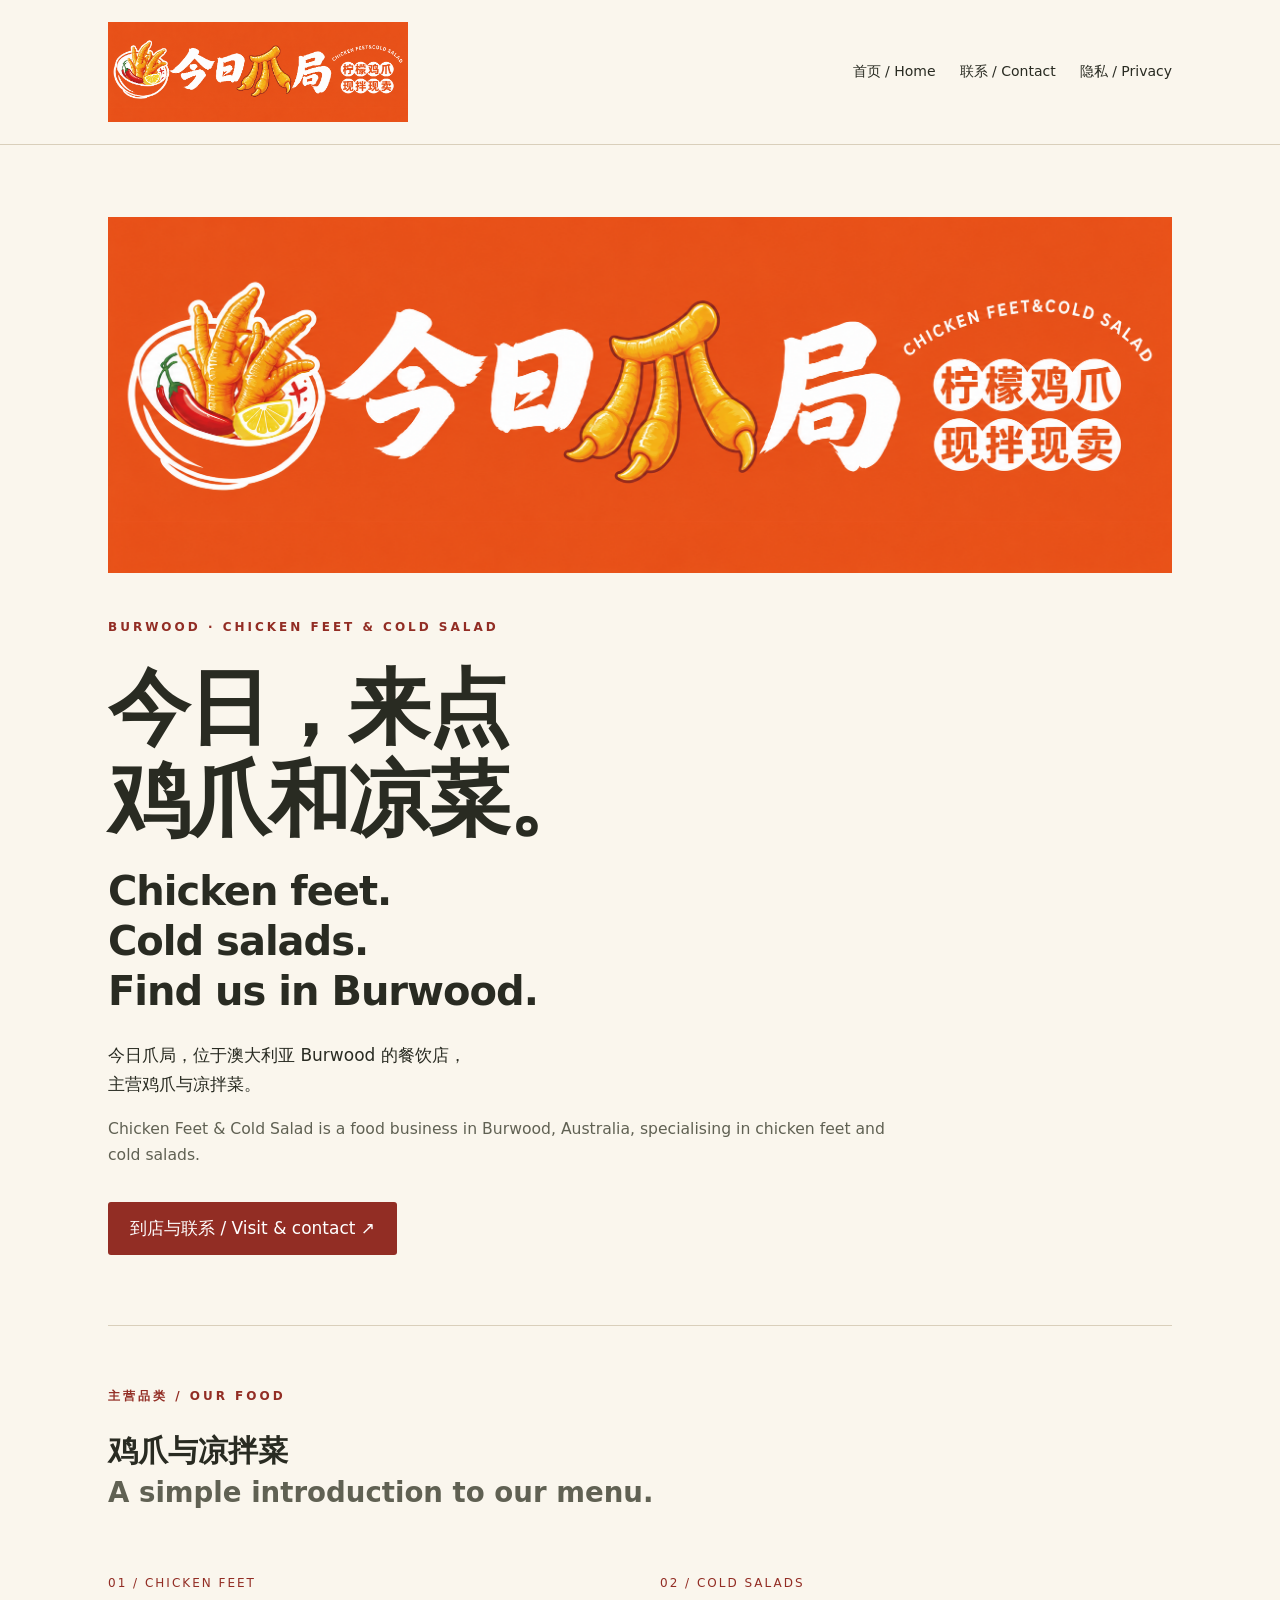
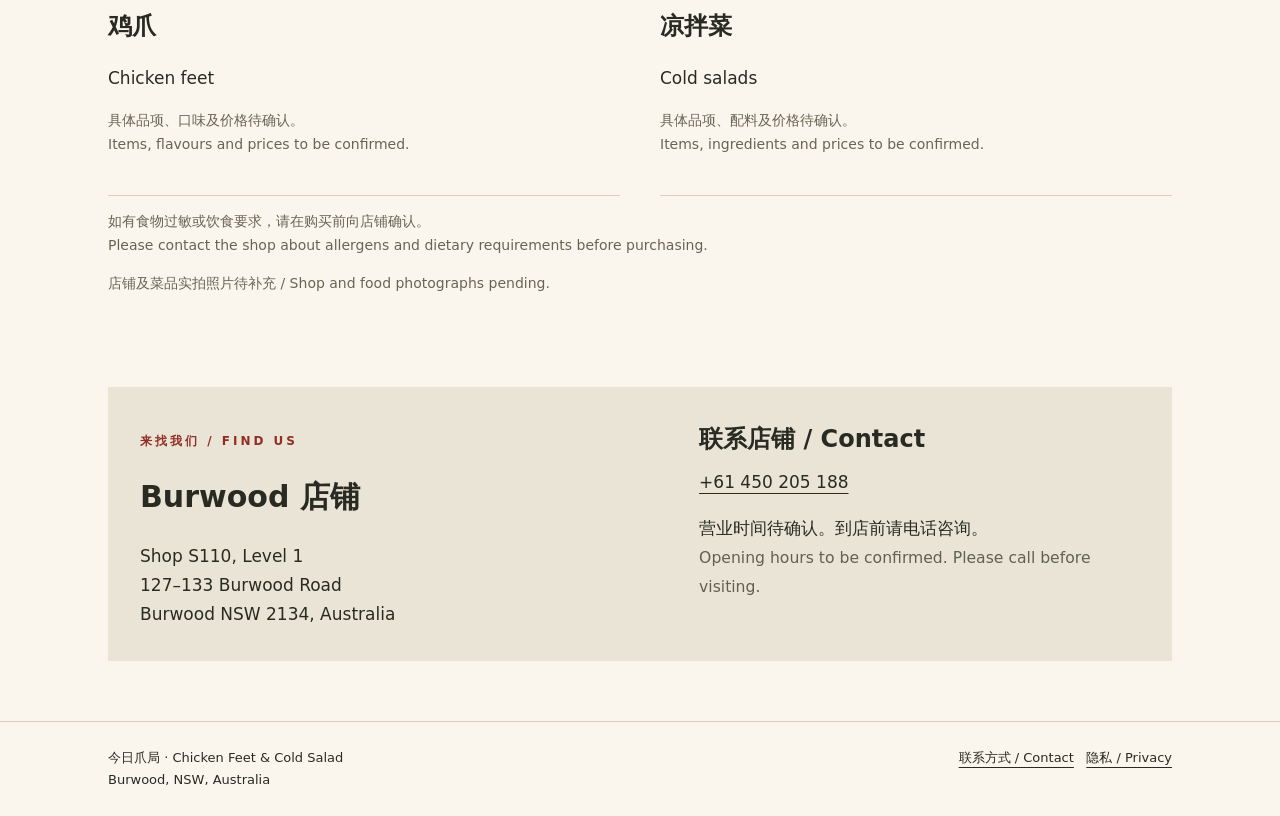
<file: index.html>
<!doctype html>
<html lang="zh-Hans"><head><meta charset="utf-8"><meta name="viewport" content="width=device-width,initial-scale=1"><meta name="description" content="今日爪局 / Chicken Feet &amp; Cold Salad — 鸡爪与凉拌菜，Burwood NSW。店铺介绍与联系方式。"><title>Chicken Feet & Cold Salad · Burwood | 今日爪局</title><link rel="stylesheet" href="styles.css"></head><body><a class="skip" href="#main">跳至正文 / Skip to content</a><header><div class="wrap"><a class="brand" href="index.html"><img class="brand-logo" src="logo_new.png" width="2170" height="725" alt="今日爪局 / Chicken Feet &amp; Cold Salad"></a><nav aria-label="主导航 / Main navigation"><a href="index.html">首页 / Home</a><a href="contact.html">联系 / Contact</a><a href="privacy.html">隐私 / Privacy</a></nav></div></header><main id="main"><div class="wrap"><section class="hero"><div><p class="eyebrow" lang="en">BURWOOD · CHICKEN FEET &amp; COLD SALAD</p><h1>今日，来点<br>鸡爪和凉菜。<span lang="en">Chicken feet.<br>Cold salads.<br>Find us in Burwood.</span></h1><p>今日爪局，位于澳大利亚 Burwood 的餐饮店，<br>主营鸡爪与凉拌菜。</p><p class="en" lang="en">Chicken Feet &amp; Cold Salad is a food business in Burwood, Australia, specialising in chicken feet and cold salads.</p><a class="button" href="contact.html">到店与联系 / Visit &amp; contact ↗</a></div><img class="shop-logo" src="logo_new.png" width="2170" height="725" alt="今日爪局 / Chicken Feet &amp; Cold Salad — 柠檬鸡爪，现拌现卖"></section><section class="section" id="menu"><p class="eyebrow">主营品类 / OUR FOOD</p><h2>鸡爪与凉拌菜<br><span class="en" lang="en">A simple introduction to our menu.</span></h2><div class="menu"><article class="item"><p class="num">01 / CHICKEN FEET</p><h3>鸡爪</h3><p lang="en">Chicken feet</p><p class="pending">具体品项、口味及价格待确认。<br><span lang="en">Items, flavours and prices to be confirmed.</span></p></article><article class="item"><p class="num">02 / COLD SALADS</p><h3>凉拌菜</h3><p lang="en">Cold salads</p><p class="pending">具体品项、配料及价格待确认。<br><span lang="en">Items, ingredients and prices to be confirmed.</span></p></article></div><p class="pending">如有食物过敏或饮食要求，请在购买前向店铺确认。<br><span lang="en">Please contact the shop about allergens and dietary requirements before purchasing.</span></p><p class="pending">店铺及菜品实拍照片待补充 / Shop and food photographs pending.</p></section><section class="visit"><div><p class="eyebrow">来找我们 / FIND US</p><h2>Burwood 店铺</h2><address lang="en">Shop S110, Level 1<br>127–133 Burwood Road<br>Burwood NSW 2134, Australia</address></div><div><h3>联系店铺 / Contact</h3><a href="tel:+61450205188">+61 450 205 188</a><p>营业时间待确认。到店前请电话咨询。<br><span class="en" lang="en">Opening hours to be confirmed. Please call before visiting.</span></p></div></section></div></main><footer><div class="wrap"><span>今日爪局 · Chicken Feet &amp; Cold Salad<br>Burwood, NSW, Australia</span><span><a href="contact.html">联系方式 / Contact</a> &nbsp; <a href="privacy.html">隐私 / Privacy</a></span></div></footer></body></html>
</file>
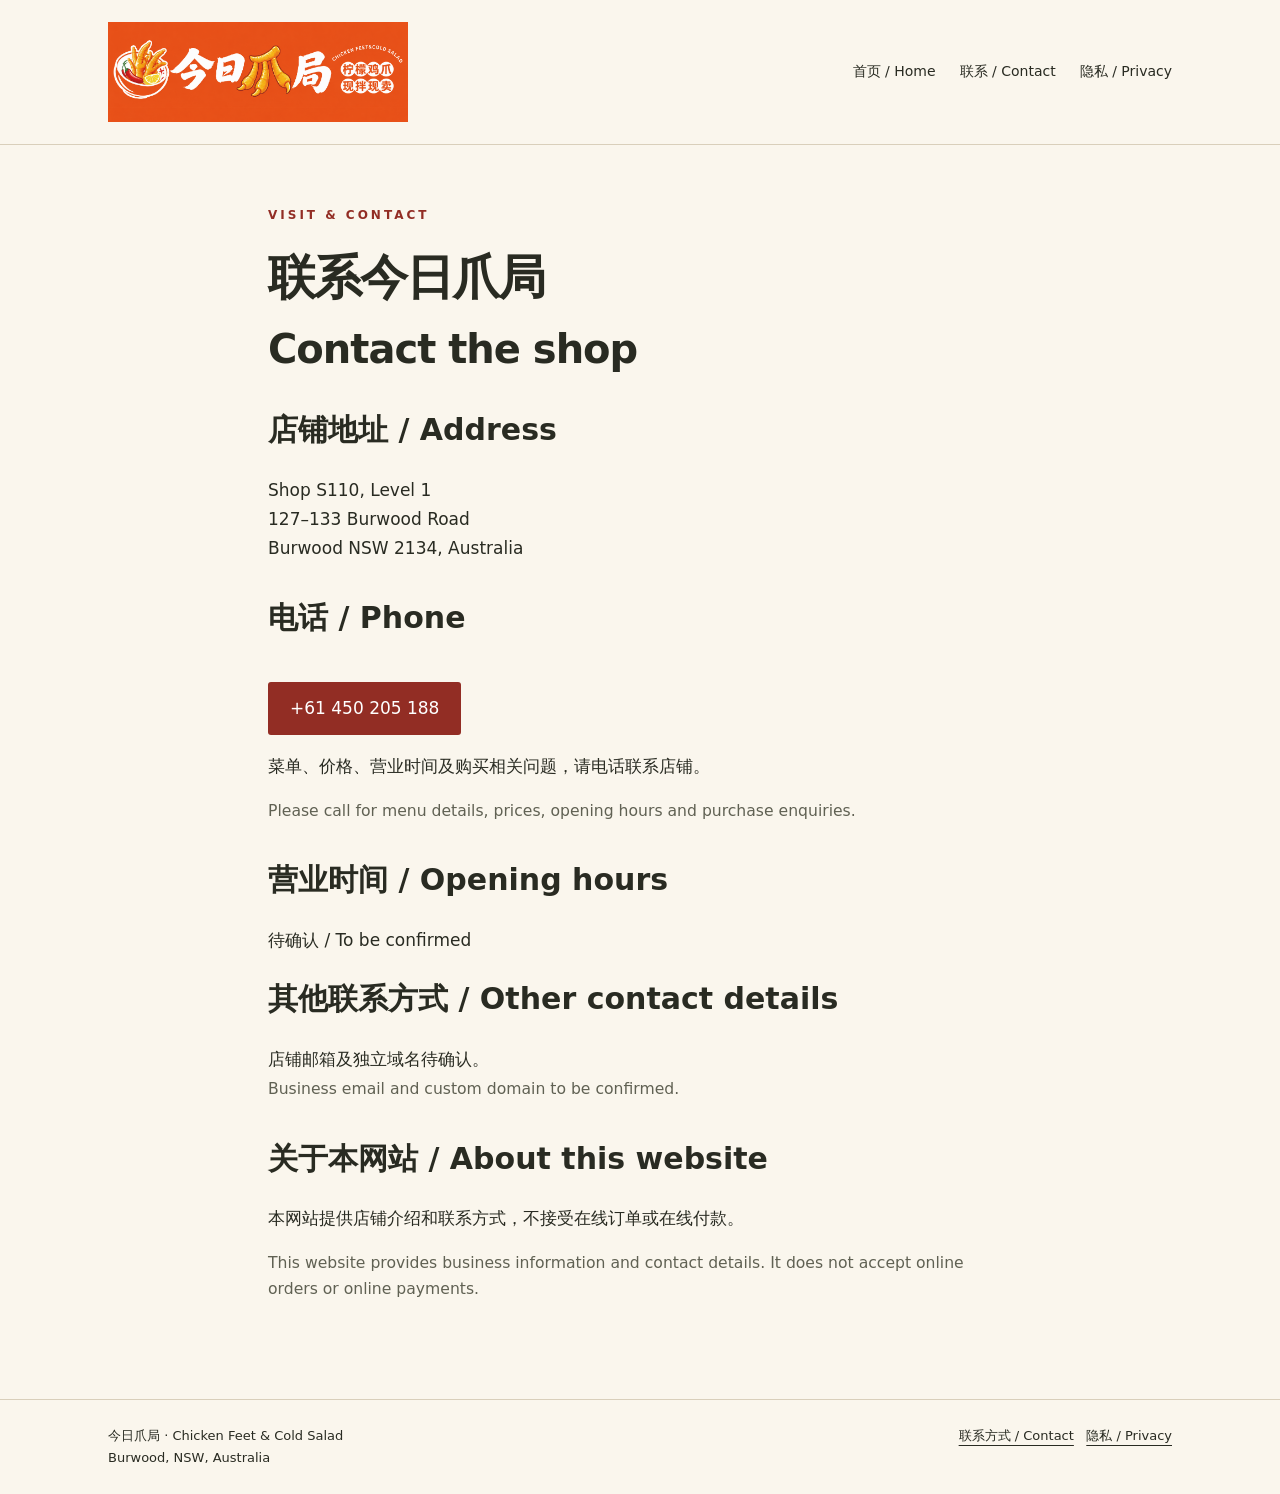
<file: contact.html>
<!doctype html>
<html lang="zh-Hans"><head><meta charset="utf-8"><meta name="viewport" content="width=device-width,initial-scale=1"><meta name="description" content="今日爪局 / Chicken Feet &amp; Cold Salad — 鸡爪与凉拌菜，Burwood NSW。店铺介绍与联系方式。"><title>联系方式 / Contact | 今日爪局</title><link rel="stylesheet" href="styles.css"></head><body><a class="skip" href="#main">跳至正文 / Skip to content</a><header><div class="wrap"><a class="brand" href="index.html"><img class="brand-logo" src="logo_new.png" width="2170" height="725" alt="今日爪局 / Chicken Feet &amp; Cold Salad"></a><nav aria-label="主导航 / Main navigation"><a href="index.html">首页 / Home</a><a href="contact.html">联系 / Contact</a><a href="privacy.html">隐私 / Privacy</a></nav></div></header><main id="main"><div class="wrap page"><p class="eyebrow">VISIT &amp; CONTACT</p><h1>联系今日爪局<br><span lang="en">Contact the shop</span></h1><section><h2>店铺地址 / Address</h2><address lang="en">Shop S110, Level 1<br>127–133 Burwood Road<br>Burwood NSW 2134, Australia</address></section><section><h2>电话 / Phone</h2><a class="button" href="tel:+61450205188">+61 450 205 188</a><p>菜单、价格、营业时间及购买相关问题，请电话联系店铺。</p><p class="en" lang="en">Please call for menu details, prices, opening hours and purchase enquiries.</p></section><section><h2>营业时间 / Opening hours</h2><p>待确认 / To be confirmed</p><h2>其他联系方式 / Other contact details</h2><p>店铺邮箱及独立域名待确认。<br><span class="en" lang="en">Business email and custom domain to be confirmed.</span></p></section><section><h2>关于本网站 / About this website</h2><p>本网站提供店铺介绍和联系方式，不接受在线订单或在线付款。</p><p class="en" lang="en">This website provides business information and contact details. It does not accept online orders or online payments.</p></section></div></main><footer><div class="wrap"><span>今日爪局 · Chicken Feet &amp; Cold Salad<br>Burwood, NSW, Australia</span><span><a href="contact.html">联系方式 / Contact</a> &nbsp; <a href="privacy.html">隐私 / Privacy</a></span></div></footer></body></html>
</file>
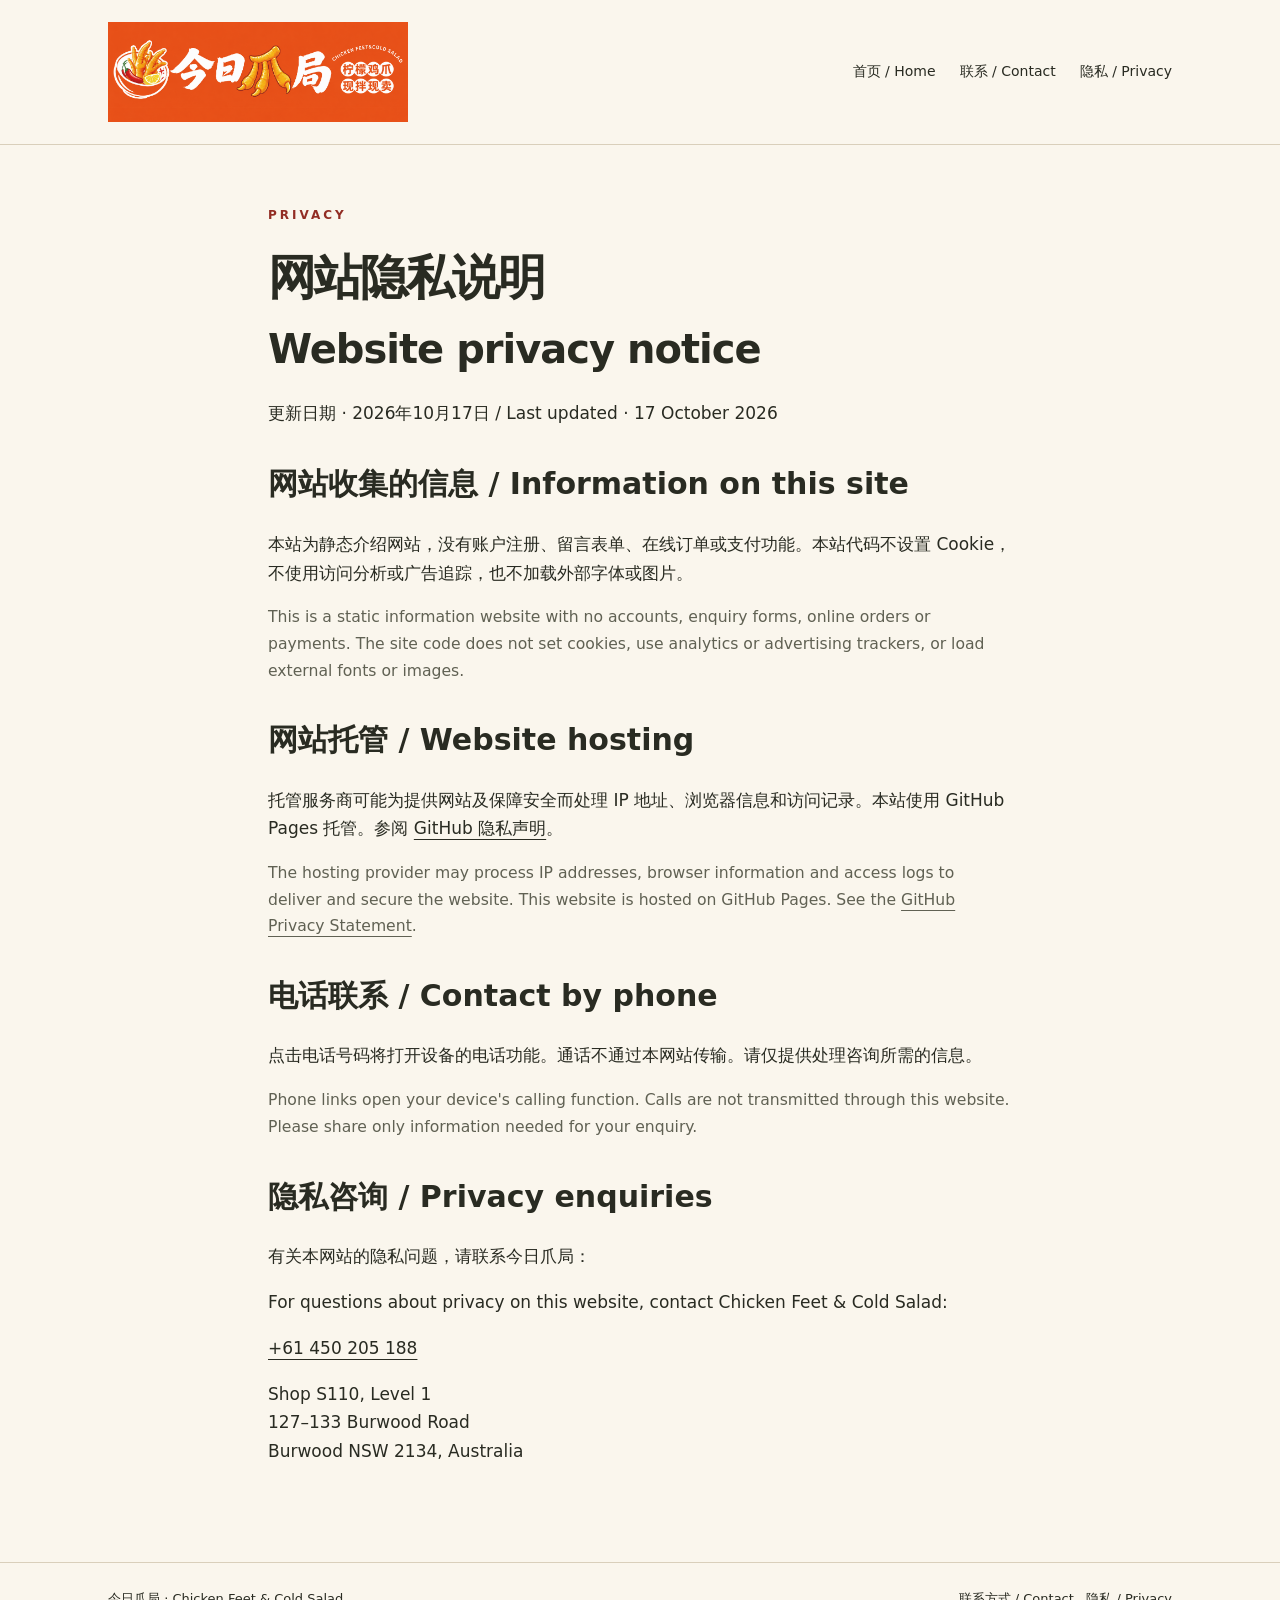
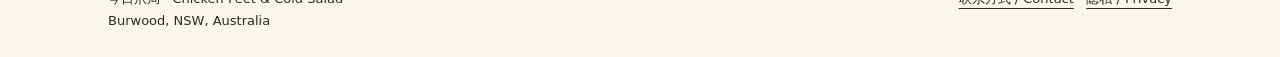
<file: privacy.html>
<!doctype html>
<html lang="zh-Hans"><head><meta charset="utf-8"><meta name="viewport" content="width=device-width,initial-scale=1"><meta name="description" content="今日爪局 / Chicken Feet &amp; Cold Salad — 鸡爪与凉拌菜，Burwood NSW。店铺介绍与联系方式。"><title>隐私说明 / Privacy | 今日爪局</title><link rel="stylesheet" href="styles.css"></head><body><a class="skip" href="#main">跳至正文 / Skip to content</a><header><div class="wrap"><a class="brand" href="index.html"><img class="brand-logo" src="logo_new.png" width="2170" height="725" alt="今日爪局 / Chicken Feet &amp; Cold Salad"></a><nav aria-label="主导航 / Main navigation"><a href="index.html">首页 / Home</a><a href="contact.html">联系 / Contact</a><a href="privacy.html">隐私 / Privacy</a></nav></div></header><main id="main"><div class="wrap page"><p class="eyebrow">PRIVACY</p><h1>网站隐私说明<br><span lang="en">Website privacy notice</span></h1><p>更新日期 · 2026年10月17日 / Last updated · 17 October 2026</p><section><h2>网站收集的信息 / Information on this site</h2><p>本站为静态介绍网站，没有账户注册、留言表单、在线订单或支付功能。本站代码不设置 Cookie，不使用访问分析或广告追踪，也不加载外部字体或图片。</p><p class="en" lang="en">This is a static information website with no accounts, enquiry forms, online orders or payments. The site code does not set cookies, use analytics or advertising trackers, or load external fonts or images.</p></section><section><h2>网站托管 / Website hosting</h2><p>托管服务商可能为提供网站及保障安全而处理 IP 地址、浏览器信息和访问记录。本站使用 GitHub Pages 托管。参阅 <a href="https://docs.github.com/en/site-policy/privacy-policies/github-general-privacy-statement">GitHub 隐私声明</a>。</p><p class="en" lang="en">The hosting provider may process IP addresses, browser information and access logs to deliver and secure the website. This website is hosted on GitHub Pages. See the <a href="https://docs.github.com/en/site-policy/privacy-policies/github-general-privacy-statement">GitHub Privacy Statement</a>.</p></section><section><h2>电话联系 / Contact by phone</h2><p>点击电话号码将打开设备的电话功能。通话不通过本网站传输。请仅提供处理咨询所需的信息。</p><p class="en" lang="en">Phone links open your device's calling function. Calls are not transmitted through this website. Please share only information needed for your enquiry.</p></section><section><h2>隐私咨询 / Privacy enquiries</h2><p>有关本网站的隐私问题，请联系今日爪局：</p><p lang="en">For questions about privacy on this website, contact Chicken Feet &amp; Cold Salad:</p><p><a href="tel:+61450205188">+61 450 205 188</a></p><address lang="en">Shop S110, Level 1<br>127–133 Burwood Road<br>Burwood NSW 2134, Australia</address></section></div></main><footer><div class="wrap"><span>今日爪局 · Chicken Feet &amp; Cold Salad<br>Burwood, NSW, Australia</span><span><a href="contact.html">联系方式 / Contact</a> &nbsp; <a href="privacy.html">隐私 / Privacy</a></span></div></footer></body></html>
</file>
<file: styles.css>
:root{--paper:#faf6ed;--ink:#292b22;--red:#922d24;--line:#d9cfbb}*{box-sizing:border-box}body{margin:0;background:var(--paper);color:var(--ink);font:17px/1.7 system-ui,"Microsoft YaHei",sans-serif}a{color:inherit;text-underline-offset:5px}a:focus-visible{outline:3px solid #b33d2f;outline-offset:5px}.wrap{max-width:1120px;margin:auto;padding:0 28px}header{border-bottom:1px solid var(--line)}header .wrap{display:flex;justify-content:space-between;align-items:center;gap:24px;padding-top:22px;padding-bottom:22px}.brand{text-decoration:none;font-weight:800;font-size:23px}.brand small{display:block;font-size:11px;letter-spacing:1px}nav{display:flex;gap:24px;font-size:14px}nav a{text-decoration:none}main{min-height:65vh}.hero{display:grid;grid-template-columns:1.35fr 1fr;gap:70px;padding-top:72px;padding-bottom:70px;align-items:center}.eyebrow{text-transform:uppercase;font-size:12px;letter-spacing:3px;color:var(--red);font-weight:700}h1{font-size:clamp(42px,7vw,82px);line-height:1.12;letter-spacing:-2px;margin:25px 0}h1 span{display:block;font-size:clamp(25px,3.3vw,40px);letter-spacing:-1px;line-height:1.25;margin-top:20px}h2{font-size:30px;line-height:1.35}h3{font-size:24px;margin:0 0 8px}.en{color:#606153;font-size:.92em}.seal{background:var(--red);color:var(--paper);aspect-ratio:1;display:flex;flex-direction:column;align-items:center;justify-content:center;border-radius:50%;outline:1px solid var(--red);outline-offset:9px}.seal strong{font-size:clamp(45px,6vw,76px);line-height:1.3;letter-spacing:8px}.seal span{margin-top:18px;font-size:12px;letter-spacing:3px}.button{display:inline-block;background:var(--red);color:white;text-decoration:none;padding:12px 22px;border-radius:3px;margin-top:18px}.section{padding-top:48px;padding-bottom:48px;border-top:1px solid var(--line)}.menu{display:grid;grid-template-columns:1fr 1fr;gap:40px}.item{padding:24px 0;border-bottom:1px solid var(--line)}.num{font-size:12px;color:var(--red);letter-spacing:2px}.visit{background:#eae4d6;padding:32px;margin:30px 0 60px;display:grid;grid-template-columns:1.2fr 1fr;gap:30px}address{font-style:normal}.pending{font-size:14px;color:#686454}.page{max-width:800px;padding-top:48px;padding-bottom:60px}.page h1{font-size:48px}.page section{margin:36px 0}footer{border-top:1px solid var(--line);padding:25px 0;font-size:13px}footer .wrap{display:flex;justify-content:space-between;gap:20px;flex-wrap:wrap}.skip{position:absolute;left:-10000px}.skip:focus{left:10px;top:10px;background:white;padding:12px;z-index:2}@media(max-width:650px){.wrap{padding-left:20px;padding-right:20px}header .wrap{align-items:flex-start;flex-direction:column;gap:14px}nav{gap:20px}.hero{grid-template-columns:1fr;gap:40px;padding-top:35px;padding-bottom:45px}.seal{width:230px;justify-self:center}.seal strong{font-size:56px}.menu,.visit{grid-template-columns:1fr;gap:15px}.section{padding-top:30px;padding-bottom:30px}.page h1{font-size:38px}}
.hero{grid-template-columns:1fr;gap:32px}.shop-logo{grid-row:1;width:100%;height:auto;display:block}.hero>div{max-width:800px}@media(max-width:650px){.hero{gap:24px}}
.brand{display:block;max-width:100%}.brand-logo{display:block;width:300px;max-width:100%;height:auto}header .wrap{flex-wrap:wrap}nav{flex-wrap:wrap}@media(max-width:650px){.brand-logo{width:260px}}
</file>
